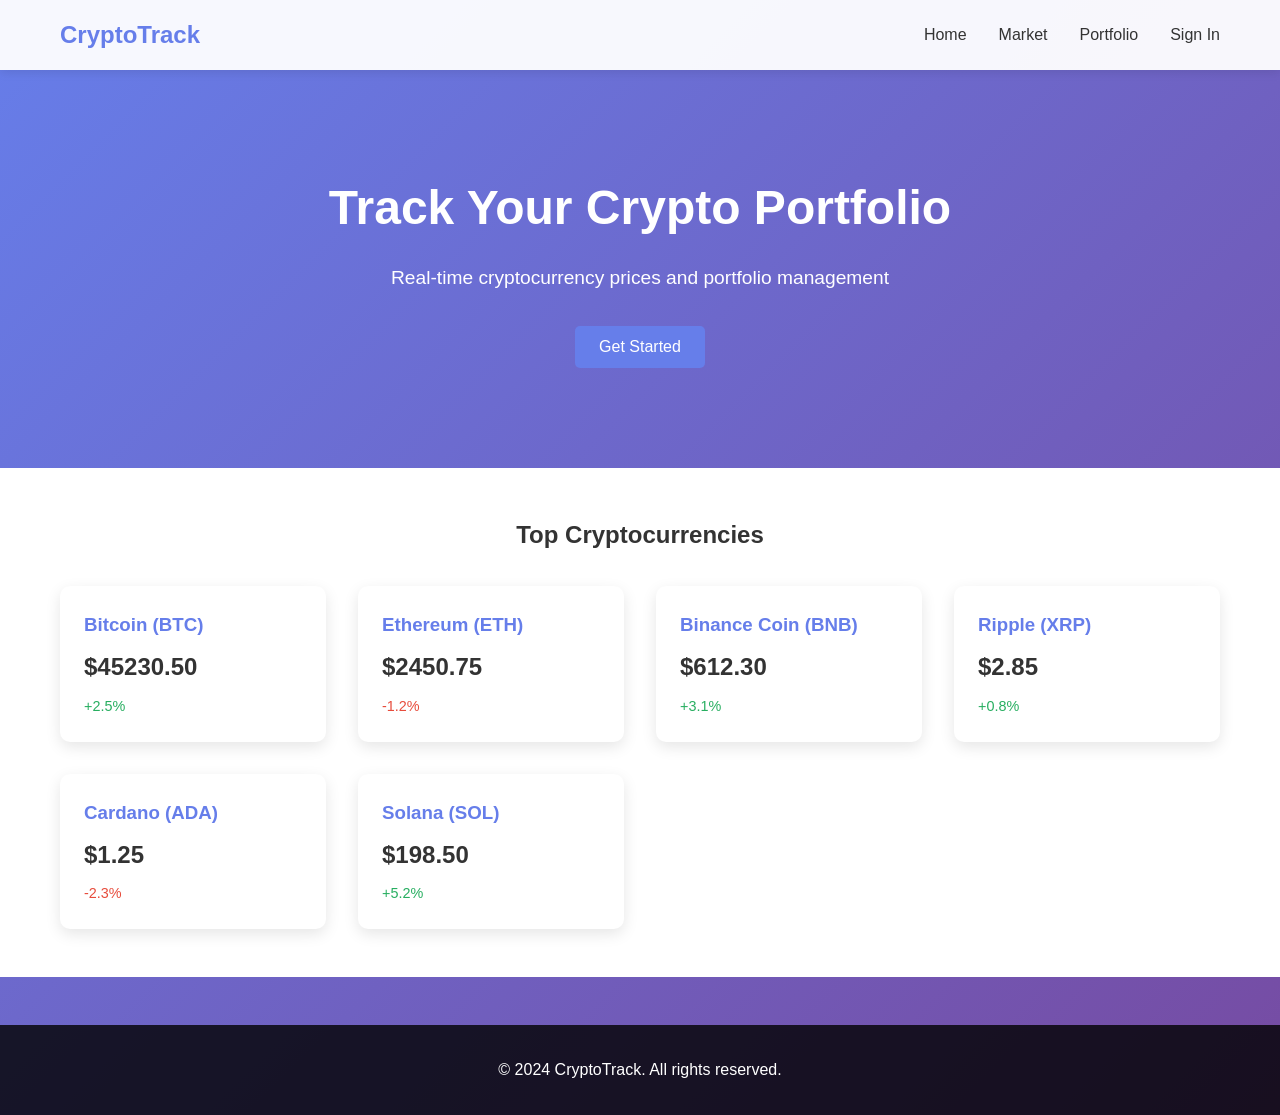
<file: index.html>
<!DOCTYPE html>
<html lang="en">
<head>
    <meta charset="UTF-8">
    <meta name="viewport" content="width=device-width, initial-scale=1.0">
    <title>CryptoTrack - Cryptocurrency Tracker</title>
    <link rel="stylesheet" href="styles.css">
</head>
<body>
    <nav class="navbar">
        <div class="container">
            <div class="nav-brand">CryptoTrack</div>
            <div class="nav-links">
                <a href="#home">Home</a>
                <a href="#market">Market</a>
                <a href="#portfolio">Portfolio</a>
                <a href="signin.html">Sign In</a>
            </div>
        </div>
    </nav>

    <section class="hero">
        <div class="container">
            <h1>Track Your Crypto Portfolio</h1>
            <p>Real-time cryptocurrency prices and portfolio management</p>
            <button class="btn btn-primary">Get Started</button>
        </div>
    </section>

    <section class="crypto-list">
        <div class="container">
            <h2>Top Cryptocurrencies</h2>
            <div id="crypto-container" class="grid">
                <!-- Crypto cards will be loaded here -->
            </div>
        </div>
    </section>

    <footer>
        <p>&copy; 2024 CryptoTrack. All rights reserved.</p>
    </footer>

    <script src="app.js"></script>
</body>
</html>
</file>
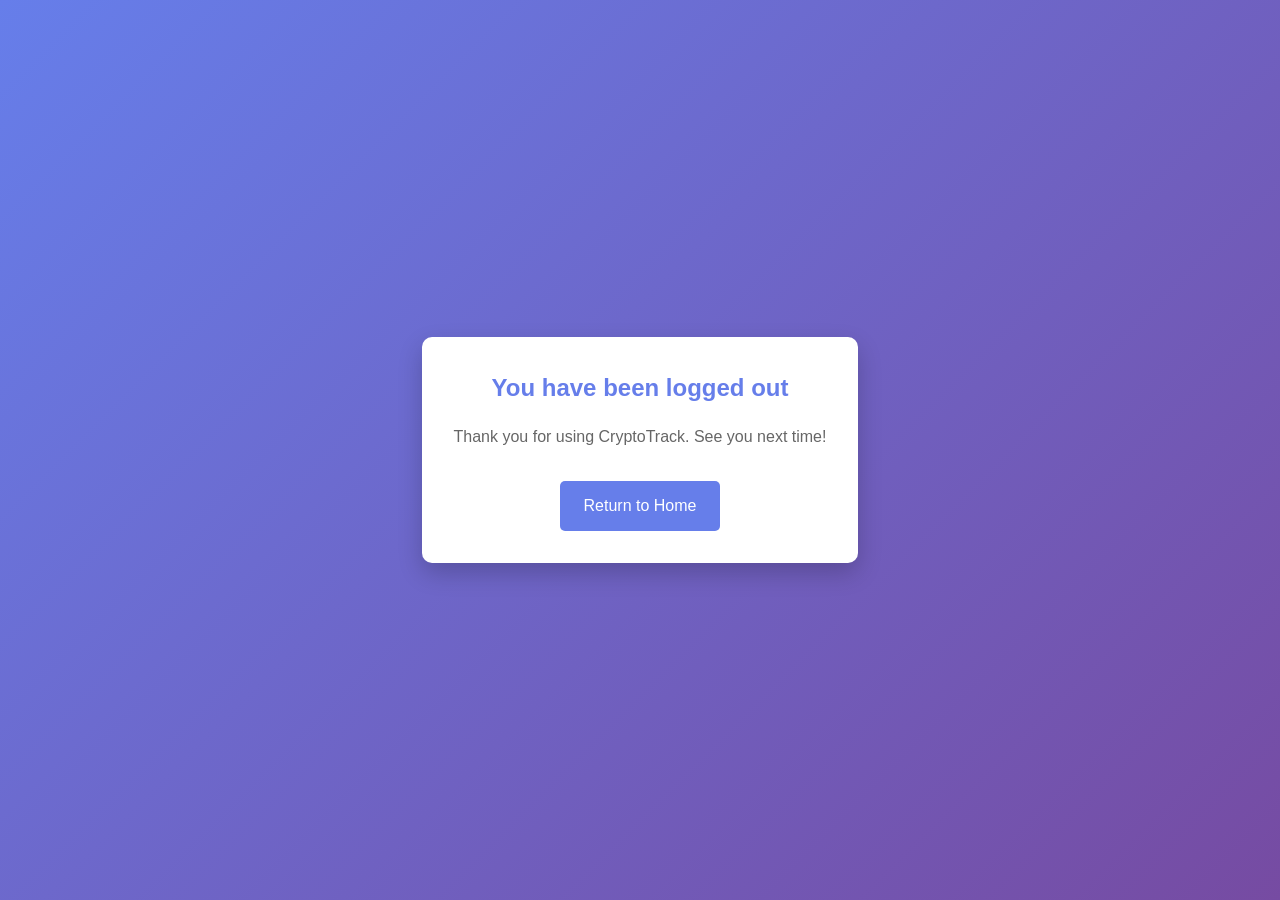
<file: logout.html>
<!DOCTYPE html>
<html lang="en">
<head>
    <meta charset="UTF-8">
    <meta name="viewport" content="width=device-width, initial-scale=1.0">
    <title>Logged Out - CryptoTrack</title>
    <link rel="stylesheet" href="styles.css">
</head>
<body>
    <div class="message-container">
        <div class="message-box">
            <h2>You have been logged out</h2>
            <p>Thank you for using CryptoTrack. See you next time!</p>
            <a href="index.html" class="btn btn-primary">Return to Home</a>
        </div>
    </div>
</body>
</html>
</file>
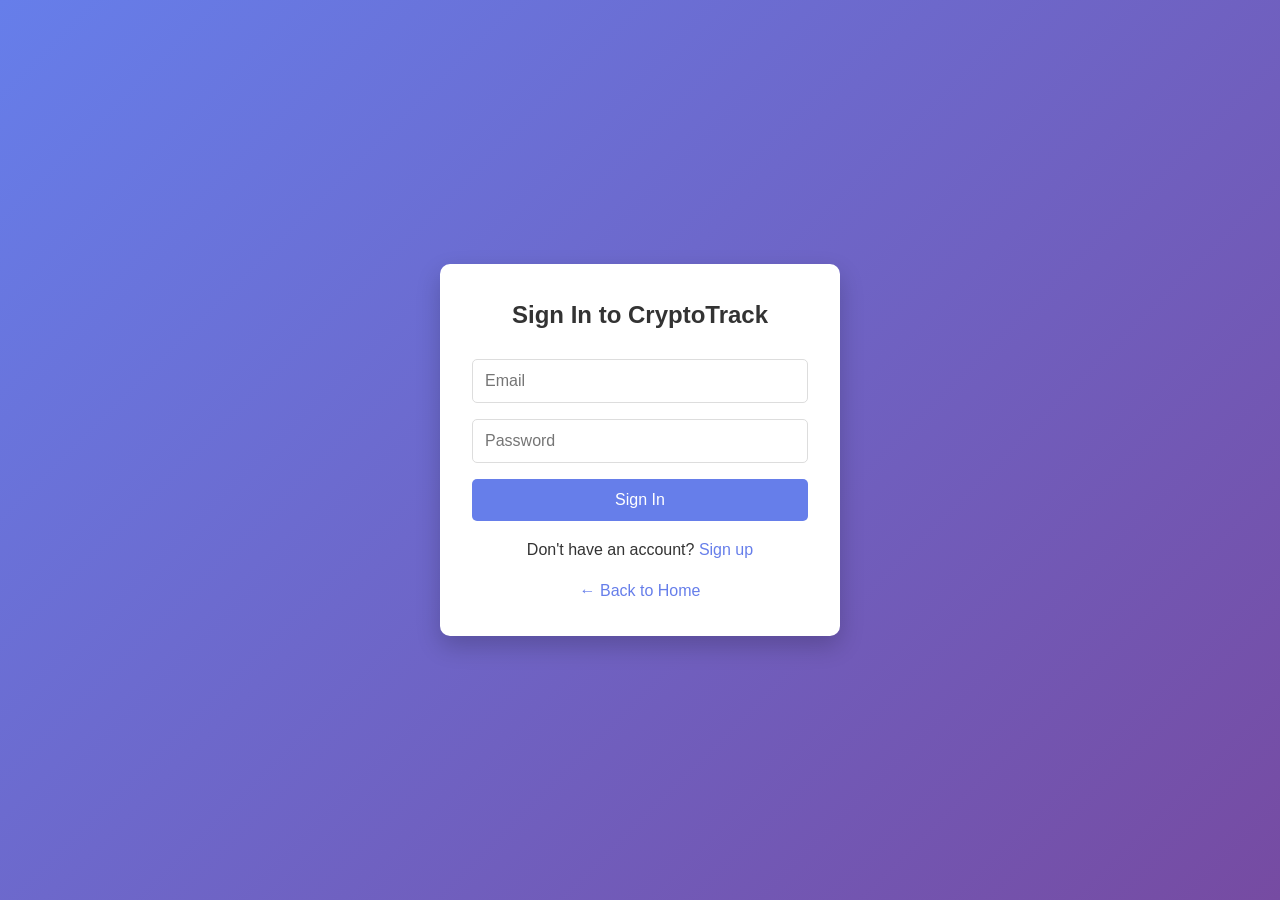
<file: signin.html>
<!DOCTYPE html>
<html lang="en">
<head>
    <meta charset="UTF-8">
    <meta name="viewport" content="width=device-width, initial-scale=1.0">
    <title>Sign In - CryptoTrack</title>
    <link rel="stylesheet" href="styles.css">
</head>
<body>
    <div class="auth-container">
        <div class="auth-box">
            <h2>Sign In to CryptoTrack</h2>
            <form id="signin-form">
                <input type="email" placeholder="Email" required>
                <input type="password" placeholder="Password" required>
                <button type="submit" class="btn btn-primary">Sign In</button>
            </form>
            <p>Don't have an account? <a href="#">Sign up</a></p>
            <a href="index.html" class="back-link">← Back to Home</a>
        </div>
    </div>
    <script src="app.js"></script>
</body>
</html>
</file>
<file: styles.css>
* {
    margin: 0;
    padding: 0;
    box-sizing: border-box;
}

body {
    font-family: 'Segoe UI', Tahoma, Geneva, Verdana, sans-serif;
    background: linear-gradient(135deg, #667eea 0%, #764ba2 100%);
    color: #333;
    line-height: 1.6;
}

.container {
    max-width: 1200px;
    margin: 0 auto;
    padding: 0 20px;
}

/* Navbar */
.navbar {
    background: rgba(255, 255, 255, 0.95);
    padding: 1rem 0;
    box-shadow: 0 2px 10px rgba(0, 0, 0, 0.1);
    position: sticky;
    top: 0;
    z-index: 100;
}

.navbar .container {
    display: flex;
    justify-content: space-between;
    align-items: center;
}

.nav-brand {
    font-size: 1.5rem;
    font-weight: bold;
    color: #667eea;
}

.nav-links {
    display: flex;
    gap: 2rem;
}

.nav-links a {
    text-decoration: none;
    color: #333;
    transition: color 0.3s;
}

.nav-links a:hover {
    color: #667eea;
}

/* Hero Section */
.hero {
    text-align: center;
    padding: 100px 0;
    color: white;
}

.hero h1 {
    font-size: 3rem;
    margin-bottom: 1rem;
}

.hero p {
    font-size: 1.2rem;
    margin-bottom: 2rem;
}

/* Buttons */
.btn {
    padding: 0.75rem 1.5rem;
    border: none;
    border-radius: 5px;
    cursor: pointer;
    font-size: 1rem;
    transition: all 0.3s;
    text-decoration: none;
    display: inline-block;
}

.btn-primary {
    background: #667eea;
    color: white;
}

.btn-primary:hover {
    background: #764ba2;
    transform: translateY(-2px);
}

/* Grid */
.grid {
    display: grid;
    grid-template-columns: repeat(auto-fill, minmax(250px, 1fr));
    gap: 2rem;
    margin-top: 2rem;
}

/* Crypto Cards */
.crypto-card {
    background: white;
    padding: 1.5rem;
    border-radius: 10px;
    box-shadow: 0 5px 15px rgba(0, 0, 0, 0.1);
    transition: transform 0.3s, box-shadow 0.3s;
}

.crypto-card:hover {
    transform: translateY(-5px);
    box-shadow: 0 10px 25px rgba(0, 0, 0, 0.2);
}

.crypto-card h3 {
    color: #667eea;
    margin-bottom: 0.5rem;
}

.crypto-price {
    font-size: 1.5rem;
    font-weight: bold;
    color: #333;
    margin: 0.5rem 0;
}

.crypto-change {
    font-size: 0.9rem;
    margin-top: 0.5rem;
}

.crypto-change.positive {
    color: #27ae60;
}

.crypto-change.negative {
    color: #e74c3c;
}

/* Auth Container */
.auth-container {
    display: flex;
    justify-content: center;
    align-items: center;
    min-height: 100vh;
    background: linear-gradient(135deg, #667eea 0%, #764ba2 100%);
}

.auth-box {
    background: white;
    padding: 2rem;
    border-radius: 10px;
    box-shadow: 0 10px 25px rgba(0, 0, 0, 0.2);
    width: 100%;
    max-width: 400px;
}

.auth-box h2 {
    margin-bottom: 1.5rem;
    color: #333;
    text-align: center;
}

.auth-box form {
    display: flex;
    flex-direction: column;
    gap: 1rem;
}

.auth-box input {
    padding: 0.75rem;
    border: 1px solid #ddd;
    border-radius: 5px;
    font-size: 1rem;
}

.auth-box input:focus {
    outline: none;
    border-color: #667eea;
    box-shadow: 0 0 5px rgba(102, 126, 234, 0.3);
}

.auth-box p {
    text-align: center;
    margin-top: 1rem;
}

.auth-box a {
    color: #667eea;
    text-decoration: none;
}

.auth-box a:hover {
    text-decoration: underline;
}

.back-link {
    display: block;
    margin-top: 1rem;
    text-align: center;
}

/* Message Container */
.message-container {
    display: flex;
    justify-content: center;
    align-items: center;
    min-height: 100vh;
}

.message-box {
    background: white;
    padding: 2rem;
    border-radius: 10px;
    box-shadow: 0 10px 25px rgba(0, 0, 0, 0.2);
    text-align: center;
}

.message-box h2 {
    color: #667eea;
    margin-bottom: 1rem;
}

.message-box p {
    margin-bottom: 2rem;
    color: #666;
}

/* Crypto List Section */
.crypto-list {
    background: white;
    padding: 3rem 0;
}

.crypto-list h2 {
    text-align: center;
    margin-bottom: 2rem;
    color: #333;
}

/* Footer */
footer {
    background: rgba(0, 0, 0, 0.8);
    color: white;
    text-align: center;
    padding: 2rem 0;
    margin-top: 3rem;
}

/* Responsive */
@media (max-width: 768px) {
    .hero h1 {
        font-size: 2rem;
    }

    .nav-links {
        gap: 1rem;
    }

    .grid {
        grid-template-columns: 1fr;
    }
}
</file>
